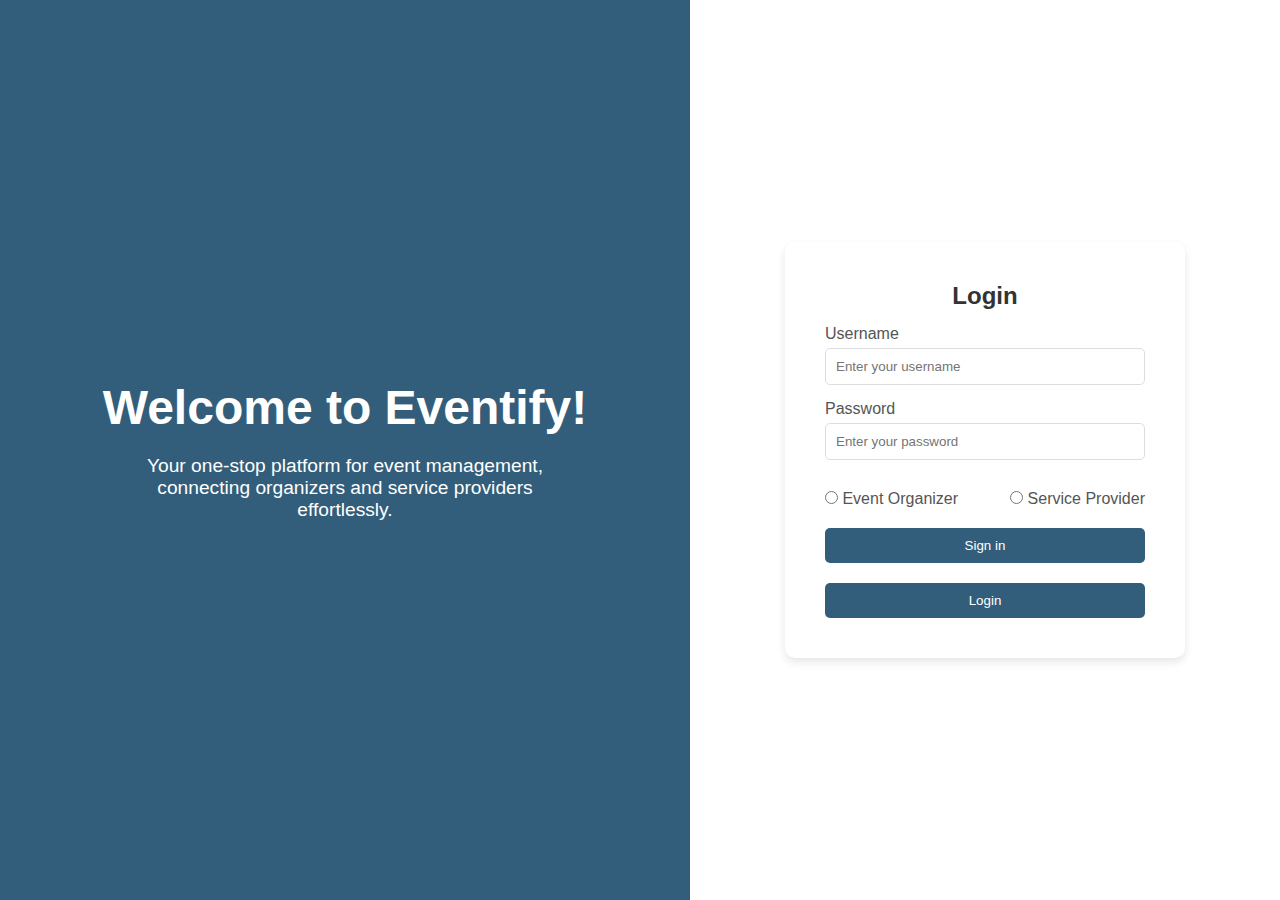
<file: index.html>
<!DOCTYPE html>
<html lang="en">
<head>
  <meta charset="UTF-8">
  <meta name="viewport" content="width=device-width, initial-scale=1.0">
  <title>Event Management Login</title>
  <style>
    * {
      margin: 0;
      padding: 0;
      box-sizing: border-box;
    }

    body {
      font-family: 'Arial', sans-serif;
      display: flex;
      height: 100vh;
      background-color: #f9f9f9;
    }

    .container {
      display: flex;
      width: 100%;
    }

    .left-section {
      flex: 1;
      background-color: #325e7b;
      color: white;
      display: flex;
      flex-direction: column;
      justify-content: center;
      align-items: center;
      padding: 50px;
    }

    .left-section h1 {
      font-size: 3rem;
      margin-bottom: 20px;
    }

    .left-section p {
      font-size: 1.2rem;
      text-align: center;
      max-width: 400px;
    }

    .right-section {
      flex: 1;
      display: flex;
      justify-content: center;
      align-items: center;
      background-color: white;
    }

    .login-container {
      background: #ffffff;
      padding: 40px;
      border-radius: 10px;
      box-shadow: 0 4px 8px rgba(0, 0, 0, 0.1);
      width: 100%;
      max-width: 400px;
    }

    h2 {
      text-align: center;
      color: #333;
    }

    label {
      display: block;
      margin-top: 15px;
      color: #555;
    }

    input[type="text"], input[type="password"] {
      width: 100%;
      padding: 10px;
      margin-top: 5px;
      border: 1px solid #ddd;
      border-radius: 5px;
    }

    button {
      width: 100%;
      padding: 10px;
      background-color: #325e7b;
      color: white;
      border: none;
      border-radius: 5px;
      cursor: pointer;
      margin-top: 20px;
    }

    button:hover {
      background-color: #2a4d61;
    }

    .role-group {
      margin-top: 15px;
      display: flex;
      justify-content: space-between;
    }

    .message {
      text-align: center;
      color: red;
      margin-top: 15px;
    }
  </style>
</head>
<body>
  <div class="container">
    <div class="left-section">
      <h1>Welcome to Eventify!</h1>
      <p>Your one-stop platform for event management, connecting organizers and service providers effortlessly.</p>
    </div>

    <div class="right-section">
      <div class="login-container">
        <h2>Login</h2>
        <div class="message" id="message"></div>
        <label for="username">Username</label>
        <input type="text" id="username" placeholder="Enter your username" aria-label="Username">

        <label for="password">Password</label>
        <input type="password" id="password" placeholder="Enter your password" aria-label="Password">

        <div class="role-group">
          <label>
            <input type="radio" name="role" id="event-organizer" value="Event Organizer"> Event Organizer
          </label>
          <label>
            <input type="radio" name="role" id="service-provider" value="Service Provider"> Service Provider
          </label>
        </div>

        <div class="extra-buttons">
          <button onclick="navigateToSignup()">Sign in</button>
          <button onclick="navigateToLogin()">Login</button>
        </div>
      </div>
    </div>
  </div>

  <script>
    function displayMessage(message) {
      const messageDiv = document.getElementById('message');
      messageDiv.textContent = message;
    }

    function login() {
      const username = document.getElementById('username').value;
      const password = document.getElementById('password').value;

      if (!username || !password) {
        displayMessage('Please enter both username and password.');
        return;
      }

      const isEventOrganizer = document.getElementById('event-organizer').checked;
      const isServiceProvider = document.getElementById('service-provider').checked;

      if (!isEventOrganizer && !isServiceProvider) {
        displayMessage('Please select a role: Event Organizer or Service Provider.');
        return;
      }

      const role = isEventOrganizer ? 'Event Organizer' : 'Service Provider';
      displayMessage(`Logged in as ${role} with username: ${username}`);
      // Redirect or handle login as needed
    }

    function navigateToSignup() {
      const isEventOrganizer = document.getElementById('event-organizer').checked;
      const isServiceProvider = document.getElementById('service-provider').checked;

      if (isEventOrganizer) {
        window.location.href = 'event_organizer.html'; // Redirect to organiser signup page
      } else if (isServiceProvider) {
        window.location.href = 'service_provider.html'; // Redirect to service provider signup page
      } else {
        displayMessage('Please select a role before signing up.');
      }
    }

    function navigateToLogin() {
      displayMessage(''); // Clear previous messages
      login();
    }
  </script>
</body>
</html>
</file>
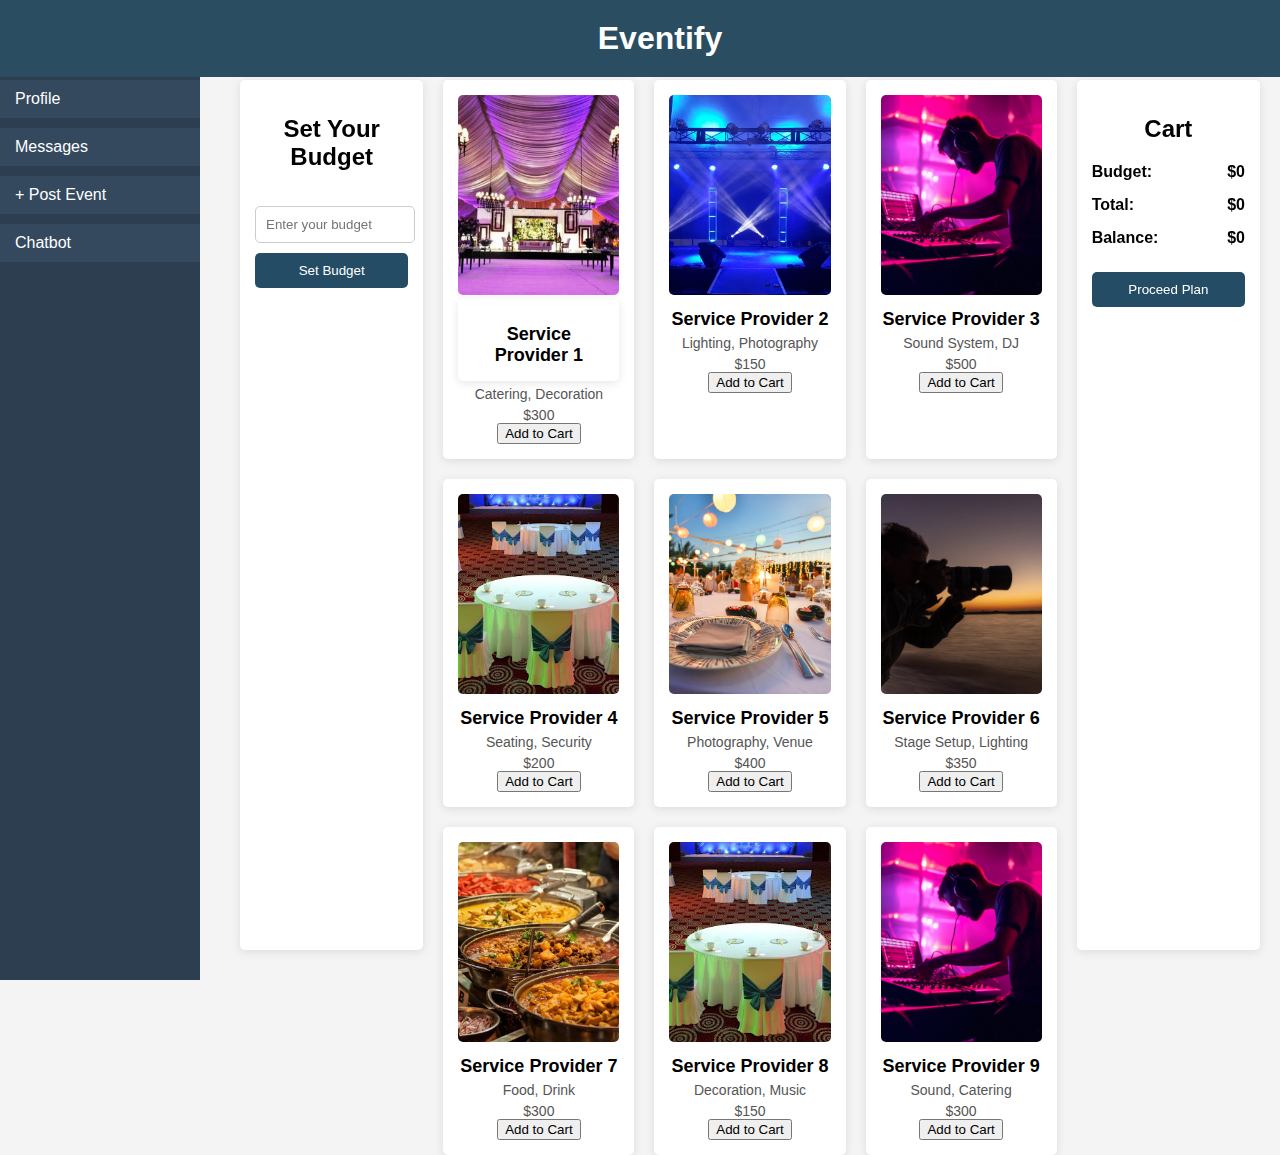
<file: event_organizer.html>
<!DOCTYPE html>
<html lang="en">
<head>
  <meta charset="UTF-8">
  <meta name="viewport" content="width=device-width, initial-scale=1.0">
  <title>Eventify</title>
  <style>
    .chatbot-popup {
      display: none;
      position: fixed;
      bottom: 20px;
      right: 20px;
      width: 400px;
      height: 600px;
      background: white;
      border-radius: 10px;
      box-shadow: 0 4px 10px rgba(0, 0, 0, 0.3);
      z-index: 200;
      overflow: hidden;
    }
    
    .chatbot-popup .close-btn {
      position: absolute;
      top: 5px;
      right: 60px;
      margin-top: 15px;
      background: rgb(157, 42, 42);
      color: white;
      border: none;
      padding: 5px 10px;
      cursor: pointer;
      font-size: 14px;
      border-radius: 5px;
    }
    
    .chatbot-popup .close-btn:hover {
      background: darkred;
    }
    
    /* General Reset */
    body, h1, h3, p {
      margin: 0;
      padding: 0;
      font-family: Arial, sans-serif;
    }

    /* Overall Layout */
    body {
      display: flex;
      margin: 0;
      padding: 0;
      height: 100vh;
      background-color: #f4f4f4;
    }

    /* Banner */
    .banner {
      background-color: #2a4d61;
      color: white;
      text-align: center;
      padding: 20px;
      width: 100%;
      position: fixed;
      top: 0;
      left: 0;
      z-index: 100;
    }

    .banner h1 {
      margin: 0;
    }

    /* Sidebar */
    .sidebar {
      width: 200px;
      background-color: #2c3e50;
      color: white;
      position: fixed;
      top: 60px;
      left: 0;
      padding-top: 20px;
      height: 100%;
    }

    .sidebar button {
      background-color: #34495e;
      color: white;
      padding: 10px 15px;
      border: none;
      width: 100%;
      text-align: left;
      font-size: 16px;
      margin-bottom: 10px;
      cursor: pointer;
    }

    .sidebar button:hover {
      background-color: #276385;
    }

    /* Main Content Area */
    .main-content {
      margin-left: 220px;
      margin-top: 60px;
      width: 100%;
      display: flex;
      flex-direction: row;
      padding: 20px;
      gap: 20px;
    }

    /* Service Provider Grid */
    .grid {
      display: grid;
      grid-template-columns: repeat(3, 1fr);
      gap: 20px;
      width: 80%;
    }

    .grid-item {
      background-color: white;
      padding: 15px;
      box-shadow: 0 2px 10px rgba(0, 0, 0, 0.1);
      border-radius: 5px;
      text-align: center;
      transition: transform 0.2s ease-in-out;
    }

    .grid-item:hover {
      transform: scale(1.05);
    }

    .grid-item img {
      width: 100%;
      height: 200px;
      object-fit: cover;
      border-radius: 5px;
    }

    .grid-item h3 {
      margin-top: 10px;
      font-size: 18px;
    }

    .grid-item p {
      color: #555;
      font-size: 14px;
      margin-top: 5px;
    }

    /* Cart Section */
    .cart {
      width: 20%;
      background-color: white;
      padding: 15px;
      box-shadow: 0 2px 10px rgba(0, 0, 0, 0.1);
      border-radius: 5px;
      position: sticky;
      top: 60px;
      height: calc(100vh - 60px);
    }

    .cart h2 {
      text-align: center;
    }

    .cart-item {
      display: flex;
      justify-content: space-between;
      margin-bottom: 15px;
    }

    .cart-item p {
      margin: 0;
    }

    .cart button {
      width: 100%;
      padding: 10px;
      background-color: #244d65;
      color: white;
      border: none;
      border-radius: 5px;
      cursor: pointer;
      margin-top: 10px;
    }

    .cart button:hover {
      background-color: #317095;
    }

    .budget-input {
      width: 90%;
      padding: 10px;
      margin-top: 15px;
      border-radius: 5px;
      border: 1px solid #ccc;
    }

    .budget-btn {
      width: 100%;
      padding: 10px;
      background-color: #274e65;
      color: white;
      border: none;
      border-radius: 5px;
      cursor: pointer;
      margin-top: 10px;
    }

    .budget-btn:hover {
      background-color: #1f3c4c;
    }

  </style>
</head>
<body>

  <!-- Banner -->
  <div class="banner">
    <h1>Eventify</h1>
  </div>

  <!-- Sidebar -->
  <div class="sidebar">
    <button>Profile</button>
    <button>Messages</button>
    <button>+ Post Event</button>
    <button onclick="toggleChatbot()">Chatbot</button>
  </div>
  <div id="chatbot-container" class="chatbot-popup">
    <iframe
      src="https://www.chatbase.co/chatbot-iframe/o0pKaQQPA918NwYuD3shB"
      width="100%"
      style="height: 80%; min-height: 600px"
      frameborder="20"
    ></iframe>
    <button class="close-btn" onclick="toggleChatbot()">Close</button>
  </div>
  
  <!-- Main Content Area -->
  <div class="main-content">
    <!-- Set Budget Section -->
    <div class="cart">
      <h2>Set Your Budget</h2>
      <input type="number" id="budget-input" class="budget-input" placeholder="Enter your budget" />
      <button class="budget-btn" onclick="setBudget()">Set Budget</button>
    </div>

    <!-- Service Provider Grid (Events) -->
    <div class="grid">
      <div class="grid-item" data-name="Food Catering" data-price="300">
        <img src="service provider pics/event.jpg" alt="Event 1">
        <div class="grid-item" onclick="window.location.href='service_profile.html';">
          <h3>Service Provider 1</h3>
        </div>
        <p>Catering, Decoration</p>
        <p>$300</p>
        <button class="add-to-cart">Add to Cart</button>
      </div>
      <div class="grid-item" data-name="Lighting Setup" data-price="150">
        <img src="service provider pics/Sound-and-Lighting.jpg" alt="Event 2">
        <h3>Service Provider 2</h3>
        <p>Lighting, Photography</p>
        <p>$150</p>
        <button class="add-to-cart">Add to Cart</button>
      </div>
      <div class="grid-item" data-name="Photography" data-price="500">
        <img src="service provider pics/dj-setup.jpg" alt="Event 3">
        <h3>Service Provider 3</h3>
        <p>Sound System, DJ</p>
        <p>$500</p>
        <button class="add-to-cart">Add to Cart</button>
      </div>
      <div class="grid-item" data-name="Seating" data-price="200">
        <img src="service provider pics/seating.jpg" alt="Event 4">
        <h3>Service Provider 4</h3>
        <p>Seating, Security</p>
        <p>$200</p>
        <button class="add-to-cart">Add to Cart</button>
      </div>
      <div class="grid-item" data-name="Venue" data-price="400">
        <img src="service provider pics/table.webp" alt="Event 5">
        <h3>Service Provider 5</h3>
        <p>Photography, Venue</p>
        <p>$400</p>
        <button class="add-to-cart">Add to Cart</button>
      </div>
      <div class="grid-item" data-name="Stage Setup" data-price="350">
        <img src="service provider pics/photo.webp" alt="Event 6">
        <h3>Service Provider 6</h3>
        <p>Stage Setup, Lighting</p>
        <p>$350</p>
        <button class="add-to-cart">Add to Cart</button>
      </div>
      <div class="grid-item" data-name="Food and Drink" data-price="300">
        <img src="service provider pics/food.jpeg" alt="Event 7">
        <h3>Service Provider 7</h3>
        <p>Food, Drink</p>
        <p>$300</p>
        <button class="add-to-cart">Add to Cart</button>
      </div>
      <div class="grid-item" data-name="Decoration" data-price="150">
        <img src="service provider pics/seating.jpg" alt="Event 8">
        <h3>Service Provider 8</h3>
        <p>Decoration, Music</p>
        <p>$150</p>
        <button class="add-to-cart">Add to Cart</button>
      </div>
      <div class="grid-item" data-name="Catering" data-price="300">
        <img src="service provider pics/dj-setup.jpg" alt="Event 9">
        <h3>Service Provider 9</h3>
        <p>Sound, Catering</p>
        <p>$300</p>
        <button class="add-to-cart">Add to Cart</button>
      </div>
    </div>

    <!-- Cart Section -->
    <div class="cart">
      <h2>Cart</h2>
      <div class="cart-item">
        <p><strong>Budget:</strong></p>
        <p><strong id="display-budget">$0</strong></p>
      </div>
      <div class="cart-items-list"></div>
      <div class="cart-item">
        <p><strong>Total:</strong></p>
        <p class="total-price"><strong>$0</strong></p>
      </div>
      <div class="cart-item">
        <p><strong>Balance:</strong></p>
        <p class="balance"><strong>$0</strong></p>
      </div>
      <button id="proceed">Proceed Plan</button>
    </div>

  </div>

  <script>
    function toggleChatbot() {
      const chatbot = document.getElementById("chatbot-container");
      chatbot.style.display = chatbot.style.display === "block" ? "none" : "block";
    }
    
    let budget = 0;
    let total = 0;

    document.querySelectorAll('.add-to-cart').forEach(button => {
      button.addEventListener('click', function() {
        const gridItem = this.parentElement;
        const name = gridItem.getAttribute('data-name');
        const price = parseFloat(gridItem.getAttribute('data-price'));

        total += price;

        const cartItemsList = document.querySelector('.cart-items-list');
        const itemElement = document.createElement('div');
        itemElement.classList.add('cart-item');
        itemElement.innerHTML = `<p>${name}</p><p>$${price.toFixed(2)}</p>`;
        cartItemsList.appendChild(itemElement);

        updateCart();
      });
    });

    function updateCart() {
      const totalPriceElement = document.querySelector('.total-price');
      const balanceElement = document.querySelector('.balance');

      totalPriceElement.innerHTML = `<strong>$${total.toFixed(2)}</strong>`;
      balanceElement.innerHTML = `<strong>$${(budget - total).toFixed(2)}</strong>`;
    }

    function setBudget() {
      const budgetInput = document.getElementById('budget-input');
      budget = parseFloat(budgetInput.value);
      document.getElementById('display-budget').textContent = `$${budget.toFixed(2)}`;
      updateCart();
    }

    document.getElementById('proceed').addEventListener('click', function() {
      alert('Proceeding with your plan!');
    });
  </script>

</body>
</html>
</file>
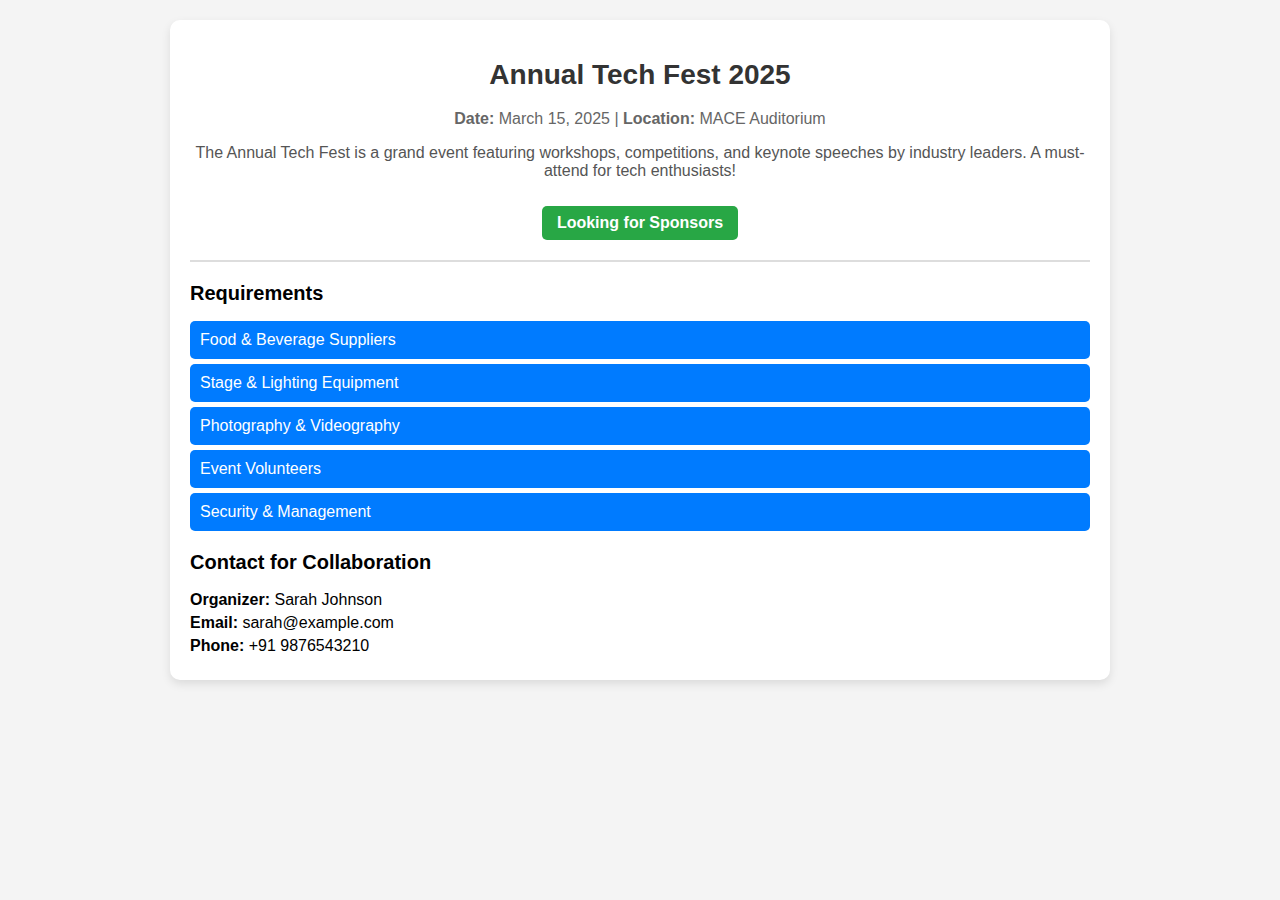
<file: event_profile.html>
<!DOCTYPE html>
<html lang="en">
<head>
    <meta charset="UTF-8">
    <meta name="viewport" content="width=device-width, initial-scale=1.0">
    <title>Event Details</title>
    <link rel="stylesheet" href="stylesevent.css">
</head>
<body>

    <div class="container">
        <!-- Event Header -->
        <div class="event-header">
            <h1>Annual Tech Fest 2025</h1>
            <p class="date-location"><strong>Date:</strong> March 15, 2025 | <strong>Location:</strong> MACE Auditorium</p>
            <p class="description">
                The Annual Tech Fest is a grand event featuring workshops, competitions, and keynote speeches by industry leaders. 
                A must-attend for tech enthusiasts!
            </p>
            <span class="sponsorship-status looking">Looking for Sponsors</span>
            <!-- Change class to "not-looking" if not looking for sponsors -->
        </div>

        <!-- Event Requirements -->
        <div class="requirements-section">
            <h2>Requirements</h2>
            <ul>
                <li>Food & Beverage Suppliers</li>
                <li>Stage & Lighting Equipment</li>
                <li>Photography & Videography</li>
                <li>Event Volunteers</li>
                <li>Security & Management</li>
            </ul>
        </div>

        <!-- Contact Information -->
        <div class="contact-section">
            <h2>Contact for Collaboration</h2>
            <p><strong>Organizer:</strong> Sarah Johnson</p>
            <p><strong>Email:</strong> sarah@example.com</p>
            <p><strong>Phone:</strong> +91 9876543210</p>
        </div>
    </div>

</body>
</html>
</file>
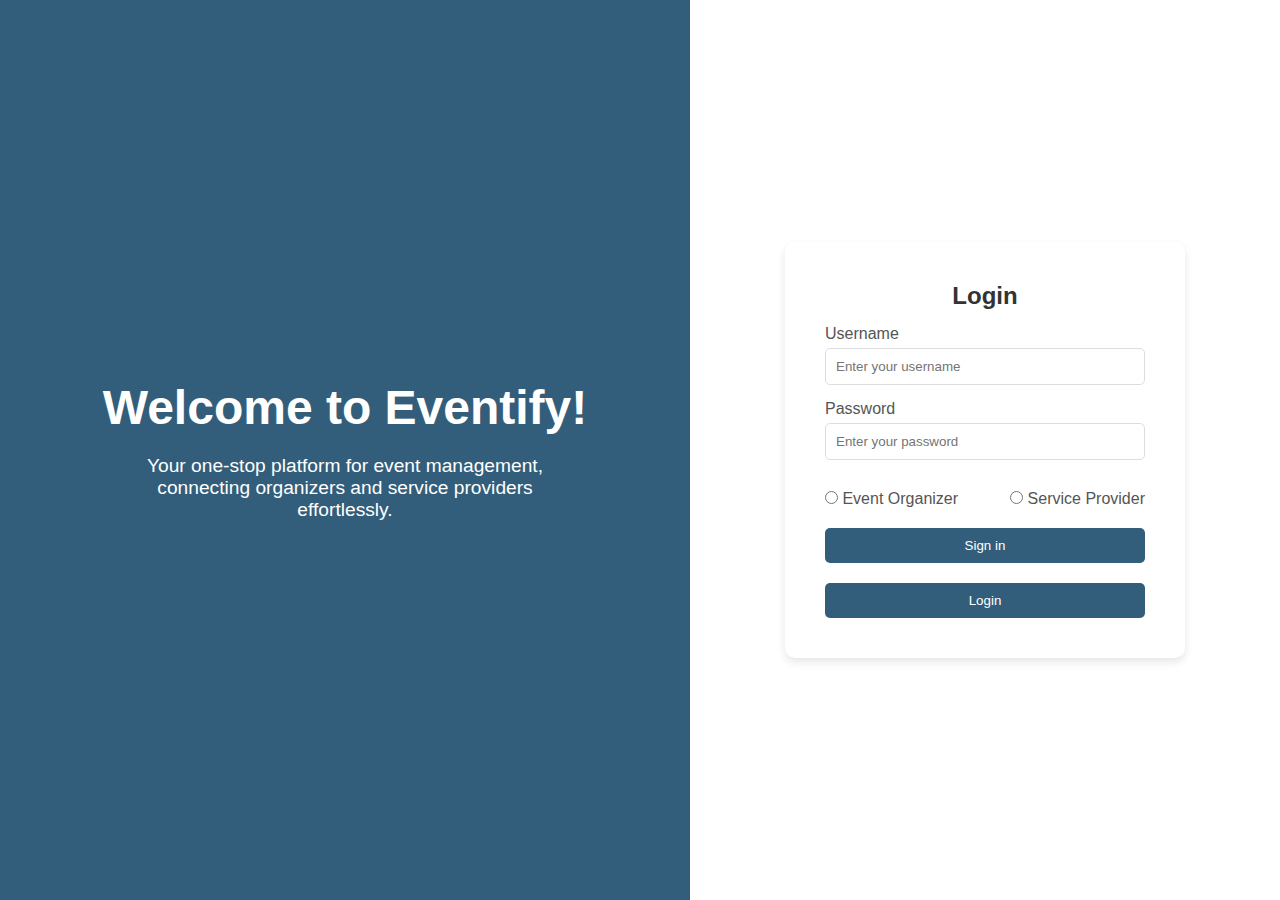
<file: login.html>
<!DOCTYPE html>
<html lang="en">
<head>
  <meta charset="UTF-8">
  <meta name="viewport" content="width=device-width, initial-scale=1.0">
  <title>Event Management Login</title>
  <style>
    * {
      margin: 0;
      padding: 0;
      box-sizing: border-box;
    }

    body {
      font-family: 'Arial', sans-serif;
      display: flex;
      height: 100vh;
      background-color: #f9f9f9;
    }

    .container {
      display: flex;
      width: 100%;
    }

    .left-section {
      flex: 1;
      background-color: #325e7b;
      color: white;
      display: flex;
      flex-direction: column;
      justify-content: center;
      align-items: center;
      padding: 50px;
    }

    .left-section h1 {
      font-size: 3rem;
      margin-bottom: 20px;
    }

    .left-section p {
      font-size: 1.2rem;
      text-align: center;
      max-width: 400px;
    }

    .right-section {
      flex: 1;
      display: flex;
      justify-content: center;
      align-items: center;
      background-color: white;
    }

    .login-container {
      background: #ffffff;
      padding: 40px;
      border-radius: 10px;
      box-shadow: 0 4px 8px rgba(0, 0, 0, 0.1);
      width: 100%;
      max-width: 400px;
    }

    h2 {
      text-align: center;
      color: #333;
    }

    label {
      display: block;
      margin-top: 15px;
      color: #555;
    }

    input[type="text"], input[type="password"] {
      width: 100%;
      padding: 10px;
      margin-top: 5px;
      border: 1px solid #ddd;
      border-radius: 5px;
    }

    button {
      width: 100%;
      padding: 10px;
      background-color: #325e7b;
      color: white;
      border: none;
      border-radius: 5px;
      cursor: pointer;
      margin-top: 20px;
    }

    button:hover {
      background-color: #2a4d61;
    }

    .role-group {
      margin-top: 15px;
      display: flex;
      justify-content: space-between;
    }

    .message {
      text-align: center;
      color: red;
      margin-top: 15px;
    }
  </style>
</head>
<body>
  <div class="container">
    <div class="left-section">
      <h1>Welcome to Eventify!</h1>
      <p>Your one-stop platform for event management, connecting organizers and service providers effortlessly.</p>
    </div>

    <div class="right-section">
      <div class="login-container">
        <h2>Login</h2>
        <div class="message" id="message"></div>
        <label for="username">Username</label>
        <input type="text" id="username" placeholder="Enter your username" aria-label="Username">

        <label for="password">Password</label>
        <input type="password" id="password" placeholder="Enter your password" aria-label="Password">

        <div class="role-group">
          <label>
            <input type="radio" name="role" id="event-organizer" value="Event Organizer"> Event Organizer
          </label>
          <label>
            <input type="radio" name="role" id="service-provider" value="Service Provider"> Service Provider
          </label>
        </div>

        <div class="extra-buttons">
          <button onclick="navigateToSignup()">Sign in</button>
          <button onclick="navigateToLogin()">Login</button>
        </div>
      </div>
    </div>
  </div>

  <script>
    function displayMessage(message) {
      const messageDiv = document.getElementById('message');
      messageDiv.textContent = message;
    }

    function login() {
      const username = document.getElementById('username').value;
      const password = document.getElementById('password').value;

      if (!username || !password) {
        displayMessage('Please enter both username and password.');
        return;
      }

      const isEventOrganizer = document.getElementById('event-organizer').checked;
      const isServiceProvider = document.getElementById('service-provider').checked;

      if (!isEventOrganizer && !isServiceProvider) {
        displayMessage('Please select a role: Event Organizer or Service Provider.');
        return;
      }

      const role = isEventOrganizer ? 'Event Organizer' : 'Service Provider';
      displayMessage(`Logged in as ${role} with username: ${username}`);
      // Redirect or handle login as needed
    }

    function navigateToSignup() {
      const isEventOrganizer = document.getElementById('event-organizer').checked;
      const isServiceProvider = document.getElementById('service-provider').checked;

      if (isEventOrganizer) {
        window.location.href = 'eventgo.html'; // Redirect to organiser signup page
      } else if (isServiceProvider) {
        window.location.href = 'plan3.html'; // Redirect to service provider signup page
      } else {
        displayMessage('Please select a role before signing up.');
      }
    }

    function navigateToLogin() {
      displayMessage(''); // Clear previous messages
      login();
    }
  </script>
</body>
</html>
</file>
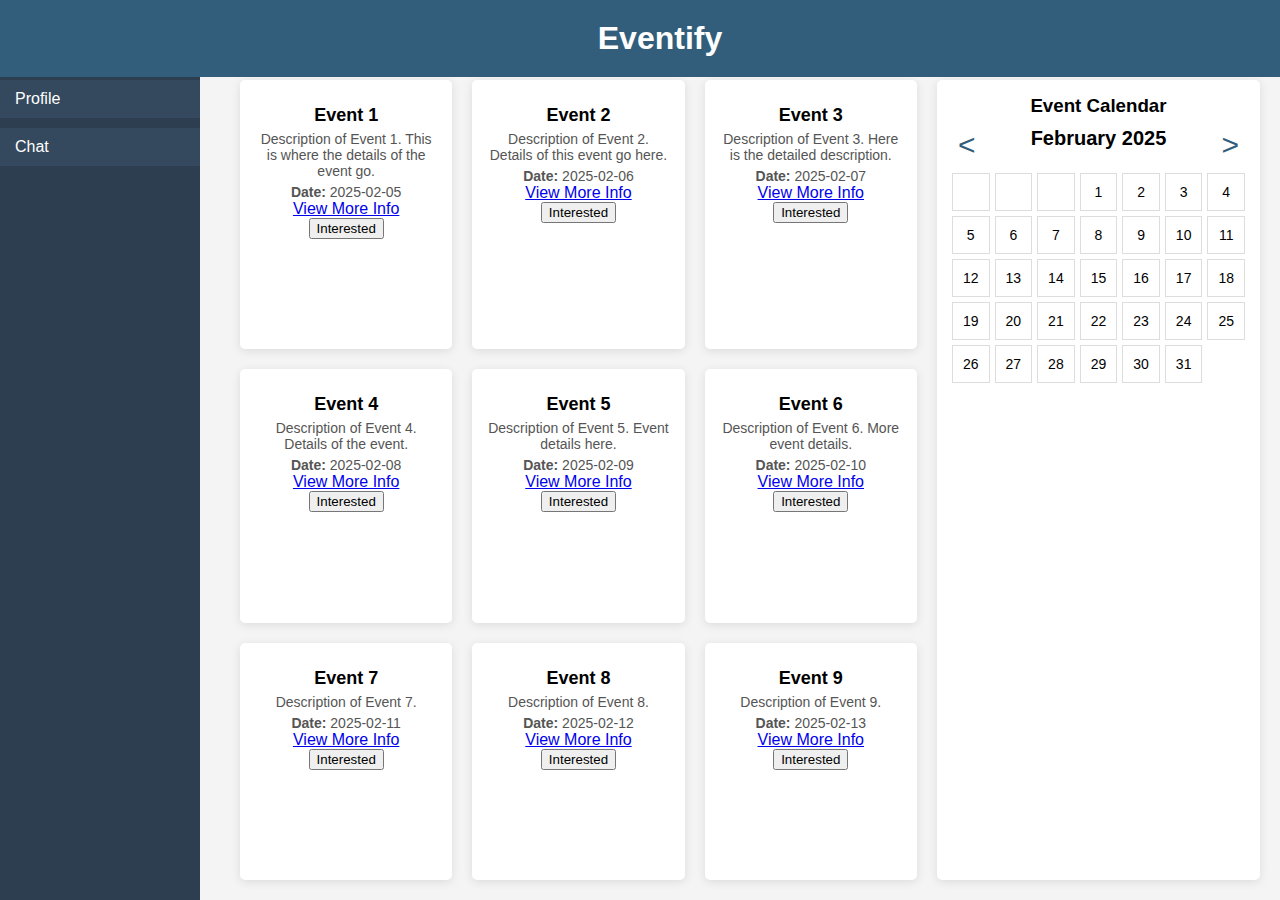
<file: plan3.html>
<!DOCTYPE html>
<html lang="en">
<head>
    <meta charset="UTF-8">
    <meta name="viewport" content="width=device-width, initial-scale=1.0">
    <title>Eventify - Service Provider</title>
    <style>
        /* General Reset */
        body, h1, h3, p {
            margin: 0;
            padding: 0;
            font-family: Arial, sans-serif;
        }

        /* Overall Layout */
        body {
            display: flex;
            margin: 0;
            padding: 0;
            height: 100vh;
            background-color: #f4f4f4;
        }

        /* Banner */
        .banner {
            background-color: #325e7b;
            color: white;
            text-align: center;
            padding: 20px;
            width: 100%;
            position: fixed;
            top: 0;
            left: 0;
            z-index: 100;
        }

        .banner h1 {
            margin: 0;
        }

        /* Sidebar */
        .sidebar {
            width: 200px;
            background-color: #2c3e50;
            color: white;
            position: fixed;
            top: 60px;
            left: 0;
            padding-top: 20px;
            height: calc(100% - 60px);
        }

        .sidebar button {
            background-color: #34495e;
            color: white;
            padding: 10px 15px;
            border: none;
            width: 100%;
            text-align: left;
            font-size: 16px;
            margin-bottom: 10px;
            cursor: pointer;
        }

        .sidebar button:hover {
            background-color: #325e7b;
        }

        /* Main Content Area */
        .main-content {
            margin-left: 220px;
            margin-top: 60px;
            width: 100%;
            display: flex;
            flex-direction: row;
            padding: 20px;
            gap: 20px;
        }

        /* Service Provider Grid (3x3 Events) */
        .grid {
            display: grid;
            grid-template-columns: repeat(3, 1fr);
            gap: 20px;
            width: 100%;
        }

        .grid-item {
            background-color: white;
            padding: 15px;
            box-shadow: 0 2px 10px rgba(0, 0, 0, 0.1);
            border-radius: 5px;
            text-align: center;
            transition: transform 0.2s ease-in-out;
        }

        .grid-item:hover {
            transform: scale(1.05);
        }

        .grid-item h3 {
            margin-top: 10px;
            font-size: 18px;
        }

        .grid-item p {
            color: #555;
            font-size: 14px;
            margin-top: 5px;
        }

        /* Calendar */
        .calendar {
            width: 30%;
            background-color: white;
            padding: 15px;
            box-shadow: 0 2px 10px rgba(0, 0, 0, 0.1);
            border-radius: 5px;
        }

        .calendar h3 {
            text-align: center;
            margin-bottom: 10px;
        }

        .calendar-nav {
            display: flex;
            justify-content: space-between;
            margin-bottom: 10px;
            font-size: 20px;
            font-weight: bold;
        }

        .calendar-nav button {
            background-color: transparent;
            color: #325e7b;
            border: none;
            cursor: pointer;
            font-size: 30px;
        }

        .calendar-nav button:hover {
            color: #325e7b;
        }

        .calendar-grid {
            display: grid;
            grid-template-columns: repeat(7, 1fr);
            gap: 5px;
            font-size: 14px;
            text-align: center;
        }

        .calendar-grid div {
            padding: 10px;
            border: 1px solid #ddd;
            cursor: pointer;
        }

        .calendar-grid div.booked {
            background-color: #e74c3c;
            color: white;
        }

        .calendar-grid div.selected {
            background-color: #325e7b;
            color: white;
        }

        .calendar-grid div.interested {
            background-color: #f39c12; /* Highlight color for interested events */
            color: white;
        }

        /* Chat Feature */
        .chat-popup {
            display: none;
            position: fixed;
            bottom: 20px;
            right: 20px;
            width: 400px;
            height: 500px;
            background-color: white;
            box-shadow: 0 0 15px rgba(0, 0, 0, 0.2);
            border-radius: 10px;
            padding: 20px;
            overflow: hidden;
        }

        .chat-header {
            font-weight: bold;
            font-size: 20px;
            margin-bottom: 15px;
            text-align: center;
        }

        .chat-box {
            max-height: 350px;
            overflow-y: scroll;
            margin-bottom: 20px;
            padding-right: 10px;
            font-size: 16px;
            line-height: 1.5;
        }

        .chat-message {
            margin: 10px 0;
            font-size: 16px;
            line-height: 1.6;
        }

        .chat-input {
            display: flex;
            justify-content: space-between;
            align-items: center;
            gap: 10px;
        }

        .chat-input input {
            width: 80%;
            padding: 10px;
            font-size: 16px;
            border: 1px solid #ccc;
            border-radius: 5px;
            outline: none;
            box-sizing: border-box;
        }

        .chat-input button {
            width: 15%;
            padding: 10px;
            background-color: #325e7b;
            color: white;
            border: none;
            cursor: pointer;
            border-radius: 5px;
            font-size: 16px;
        }

        .chat-input button:hover {
            background-color: #325e7b;
        }
    </style>
</head>
<body>

    <!-- Banner -->
    <div class="banner">
        <h1>Eventify</h1>
    </div>

    <!-- Sidebar -->
    <div class="sidebar">
        <button>Profile</button>
        <button id="chatButton">Chat</button>
    </div>

    <!-- Main Content Area -->
    <div class="main-content">

        <!-- Service Provider Grid (3x3 Events) -->
        <div class="grid">
            <div class="grid-item" data-date="2025-02-05">
                <h3>Event 1</h3>
                <p>Description of Event 1. This is where the details of the event go.</p>
                <p><strong>Date:</strong> 2025-02-05</p>
                <a href="events.html" class="view-more-btn">View More Info<br></a>
                <button onclick="sendInterest('Event 1', '2025-02-05', 'Description of Event 1')">Interested</button>
            </div>
            <div class="grid-item" data-date="2025-02-06">
                <h3>Event 2</h3>
                <p>Description of Event 2. Details of this event go here.</p>
                <p><strong>Date:</strong> 2025-02-06</p>
                <a href="events.html" class="view-more-btn">View More Info<br></a>
                <button onclick="sendInterest('Event 2', '2025-02-06', 'Description of Event 2')">Interested</button>
            </div>
            <div class="grid-item" data-date="2025-02-07">
                <h3>Event 3</h3>
                <p>Description of Event 3. Here is the detailed description.</p>
                <p><strong>Date:</strong> 2025-02-07</p>
                <a href="events.html" class="view-more-btn">View More Info<br></a>
                <button onclick="sendInterest('Event 3', '2025-02-07', 'Description of Event 3')">Interested</button>
            </div>
            <div class="grid-item" data-date="2025-02-08">
                <h3>Event 4</h3>
                <p>Description of Event 4. Details of the event.</p>
                <p><strong>Date:</strong> 2025-02-08</p>
                <a href="events.html" class="view-more-btn">View More Info<br></a>
                <button onclick="sendInterest('Event 4', '2025-02-08', 'Description of Event 4')">Interested</button>
            </div>
            <div class="grid-item" data-date="2025-02-09">
                <h3>Event 5</h3>
                <p>Description of Event 5. Event details here.</p>
                <p><strong>Date:</strong> 2025-02-09</p>
                <a href="events.html" class="view-more-btn">View More Info<br></a>
                <button onclick="sendInterest('Event 5', '2025-02-09', 'Description of Event 5')">Interested</button>
            </div>
            <div class="grid-item" data-date="2025-02-10">
                <h3>Event 6</h3>
                <p>Description of Event 6. More event details.</p>
                <p><strong>Date:</strong> 2025-02-10</p>
                <a href="events.html" class="view-more-btn">View More Info<br></a>
                <button onclick="sendInterest('Event 6', '2025-02-10', 'Description of Event 6')">Interested</button>
            </div>
            <div class="grid-item" data-date="2025-02-11">
                <h3>Event 7</h3>
                <p>Description of Event 7.</p>
                <p><strong>Date:</strong> 2025-02-11</p>
                <a href="events.html" class="view-more-btn">View More Info<br></a>
                <button onclick="sendInterest('Event 7', '2025-02-11', 'Description of Event 7')">Interested</button>
            </div>
            <div class="grid-item" data-date="2025-02-12">
                <h3>Event 8</h3>
                <p>Description of Event 8.</p>
                <p><strong>Date:</strong> 2025-02-12</p>
                <a href="events.html" class="view-more-btn">View More Info<br></a>
                <button onclick="sendInterest('Event 8', '2025-02-12', 'Description of Event 8')">Interested</button>
            </div>
            <div class="grid-item" data-date="2025-02-13">
                <h3>Event 9</h3>
                <p>Description of Event 9.</p>
                <p><strong>Date:</strong> 2025-02-13</p>
                <a href="events.html" class="view-more-btn">View More Info<br></a>
                <button onclick="sendInterest('Event 9', '2025-02-13', 'Description of Event 9')">Interested</button>
            </div>
        </div>

        <!-- Calendar -->
        <div class="calendar">
            <h3>Event Calendar</h3>
            <div class="calendar-nav">
                <button onclick="navigateMonth(-1)">&lt;</button>
                <span id="calendar-month">February 2025</span>
                <button onclick="navigateMonth(1)">&gt;</button>
            </div>
            <div class="calendar-grid" id="calendar-grid">
                <!-- Calendar Days -->
                <div>Sun</div>
                <div>Mon</div>
                <div>Tue</div>
                <div>Wed</div>
                <div>Thu</div>
                <div>Fri</div>
                <div>Sat</div>
            </div>
        </div>

    </div>

    <!-- Chat Popup -->
    <div id="chat-popup" class="chat-popup">
        <div class="chat-header">
            Chat with Event Organizer
        </div>
        <div class="chat-box" id="chat-box">
            <!-- Chat messages will appear here -->
        </div>
        <div class="chat-input">
            <input type="text" id="chat-input" placeholder="Type your message...">
            <button onclick="sendMessage()">Send</button>
        </div>
    </div>

    <script>
        // Store interested events with descriptions
        const interestedEvents = {};

        // Handle Interest button
        function sendInterest(eventName, eventDate, eventDescription) {
            alert('You have shown interest in ' + eventName);
            if (!interestedEvents[eventDate]) {
                interestedEvents[eventDate] = [];
            }
            interestedEvents[eventDate].push(eventDescription);
            highlightEventDate(eventDate); // Highlight the date in the calendar
        }

        // Highlight the date in the calendar
        function highlightEventDate(eventDate) {
            const calendarGrid = document.getElementById('calendar-grid');
            const dayDivs = calendarGrid.getElementsByTagName('div');
            const dateParts = eventDate.split('-');
            const year = parseInt(dateParts[0]);
            const month = parseInt(dateParts[1]) - 1; // Month is 0-based
            const day = parseInt(dateParts[2]);

            // Calculate the index of the day in the calendar
            const firstDay = new Date(year, month, 1).getDay();
            const index = firstDay + day - 1; // Adjust for the first day of the month

            if (dayDivs[index]) {
                dayDivs[index].classList.add('interested'); // Add class to highlight
            }
        }

        // Open chat popup
        document.getElementById("chatButton").addEventListener("click", function() {
            document.getElementById("chat-popup").style.display = "block";
        });

        // Send message
        function sendMessage() {
            const input = document.getElementById('chat-input').value;
            if (input.trim()) {
                const chatBox = document.getElementById('chat-box');
                const message = document.createElement('div');
                message.className = 'chat-message';
                message.textContent = 'You: ' + input;
                chatBox.appendChild(message);
                document.getElementById('chat-input').value = '';
                chatBox.scrollTop = chatBox.scrollHeight;
            }
        }

        // Navigate calendar months
        let currentMonth = new Date().getMonth(); // Current month (0-based index)
        let currentYear = new Date().getFullYear();

        // Sample booked dates
        const bookedDates = ["2025-02-05", "2025-02-07", "2025-02-09"];

        function navigateMonth(direction) {
            currentMonth += direction;
            if (currentMonth < 0) {
                currentMonth = 11;
                currentYear--;
            } else if (currentMonth > 11) {
                currentMonth = 0;
                currentYear++;
            }
            document.getElementById('calendar-month').textContent = new Date(currentYear, currentMonth).toLocaleString('default', { month: 'long', year: 'numeric' });
            updateCalendar();
        }

        function updateCalendar() {
            const calendarGrid = document.getElementById('calendar-grid');
            const firstDay = new Date(currentYear, currentMonth, 1).getDay();
            const lastDate = new Date(currentYear, currentMonth + 1, 0).getDate();
            calendarGrid.innerHTML = '';
            for (let i = 0; i < firstDay; i++) {
                calendarGrid.innerHTML += '<div></div>';
            }
            for (let i = 1; i <= lastDate; i++) {
                const dayDiv = document.createElement('div');
                dayDiv.textContent = i;
                dayDiv.onclick = function() {
                    highlightDate(dayDiv);
                    showInterestedEvents(currentYear, currentMonth, i);
                };
                // Check if the date is booked
                const fullDate = `${currentYear}-${String(currentMonth + 1).padStart(2, '0')}-${String(i).padStart(2, '0')}`;
                if (bookedDates.includes(fullDate)) {
                    dayDiv.classList.add('booked'); // Highlight booked dates
                }
                calendarGrid.appendChild(dayDiv);
            }
        }

        function highlightDate(dayDiv) {
            const selectedDays = document.querySelectorAll('.calendar-grid div.selected');
            selectedDays.forEach(day => day.classList.remove('selected')); // Remove highlight from previously selected days
            dayDiv.classList.add('selected'); // Highlight the selected day
        }

        function showInterestedEvents(year, month, day) {
            const fullDate = `${year}-${String(month + 1).padStart(2, '0')}-${String(day).padStart(2, '0')}`;
            const events = interestedEvents[fullDate] || [];
            const chatBox = document.getElementById('chat-box');
            chatBox.innerHTML += `<div class="chat-message">Events on ${fullDate}: ${events.length > 0 ? events.join(', ') : 'No events booked.'}</div>`;
        }

        updateCalendar(); // Initialize calendar display
    </script>

</body>
</html>
</file>
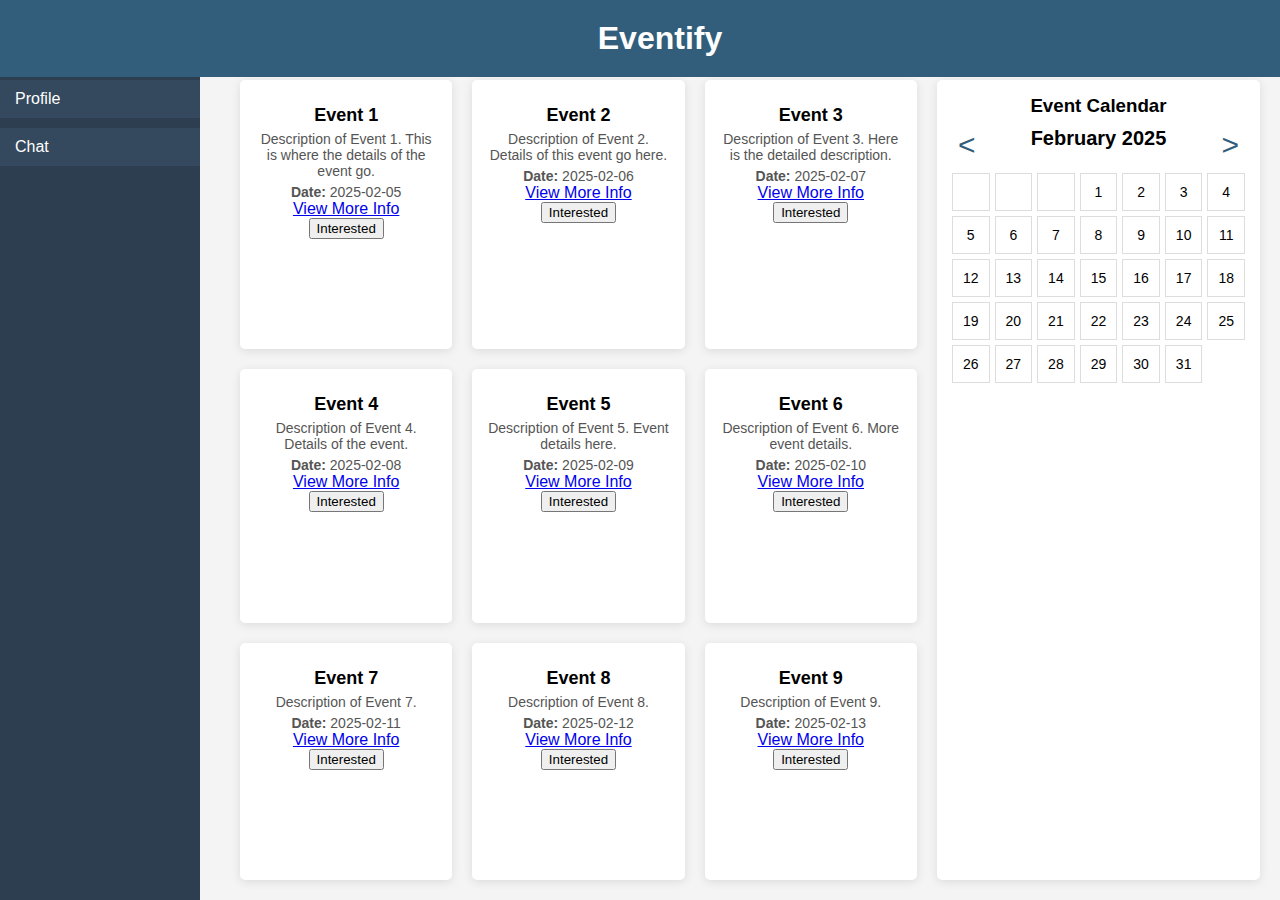
<file: service_provider.html>
<!DOCTYPE html>
<html lang="en">
<head>
    <meta charset="UTF-8">
    <meta name="viewport" content="width=device-width, initial-scale=1.0">
    <title>Eventify - Service Provider</title>
    <style>
        /* General Reset */
        body, h1, h3, p {
            margin: 0;
            padding: 0;
            font-family: Arial, sans-serif;
        }

        /* Overall Layout */
        body {
            display: flex;
            margin: 0;
            padding: 0;
            height: 100vh;
            background-color: #f4f4f4;
        }

        /* Banner */
        .banner {
            background-color: #325e7b;
            color: white;
            text-align: center;
            padding: 20px;
            width: 100%;
            position: fixed;
            top: 0;
            left: 0;
            z-index: 100;
        }

        .banner h1 {
            margin: 0;
        }

        /* Sidebar */
        .sidebar {
            width: 200px;
            background-color: #2c3e50;
            color: white;
            position: fixed;
            top: 60px;
            left: 0;
            padding-top: 20px;
            height: calc(100% - 60px);
        }

        .sidebar button {
            background-color: #34495e;
            color: white;
            padding: 10px 15px;
            border: none;
            width: 100%;
            text-align: left;
            font-size: 16px;
            margin-bottom: 10px;
            cursor: pointer;
        }

        .sidebar button:hover {
            background-color: #325e7b;
        }

        /* Main Content Area */
        .main-content {
            margin-left: 220px;
            margin-top: 60px;
            width: 100%;
            display: flex;
            flex-direction: row;
            padding: 20px;
            gap: 20px;
        }

        /* Service Provider Grid (3x3 Events) */
        .grid {
            display: grid;
            grid-template-columns: repeat(3, 1fr);
            gap: 20px;
            width: 100%;
        }

        .grid-item {
            background-color: white;
            padding: 15px;
            box-shadow: 0 2px 10px rgba(0, 0, 0, 0.1);
            border-radius: 5px;
            text-align: center;
            transition: transform 0.2s ease-in-out;
        }

        .grid-item:hover {
            transform: scale(1.05);
        }

        .grid-item h3 {
            margin-top: 10px;
            font-size: 18px;
        }

        .grid-item p {
            color: #555;
            font-size: 14px;
            margin-top: 5px;
        }

        /* Calendar */
        .calendar {
            width: 30%;
            background-color: white;
            padding: 15px;
            box-shadow: 0 2px 10px rgba(0, 0, 0, 0.1);
            border-radius: 5px;
        }

        .calendar h3 {
            text-align: center;
            margin-bottom: 10px;
        }

        .calendar-nav {
            display: flex;
            justify-content: space-between;
            margin-bottom: 10px;
            font-size: 20px;
            font-weight: bold;
        }

        .calendar-nav button {
            background-color: transparent;
            color: #325e7b;
            border: none;
            cursor: pointer;
            font-size: 30px;
        }

        .calendar-nav button:hover {
            color: #325e7b;
        }

        .calendar-grid {
            display: grid;
            grid-template-columns: repeat(7, 1fr);
            gap: 5px;
            font-size: 14px;
            text-align: center;
        }

        .calendar-grid div {
            padding: 10px;
            border: 1px solid #ddd;
            cursor: pointer;
        }

        .calendar-grid div.booked {
            background-color: #e74c3c;
            color: white;
        }

        .calendar-grid div.selected {
            background-color: #325e7b;
            color: white;
        }

        .calendar-grid div.interested {
            background-color: #f39c12; /* Highlight color for interested events */
            color: white;
        }

        /* Chat Feature */
        .chat-popup {
            display: none;
            position: fixed;
            bottom: 20px;
            right: 20px;
            width: 400px;
            height: 500px;
            background-color: white;
            box-shadow: 0 0 15px rgba(0, 0, 0, 0.2);
            border-radius: 10px;
            padding: 20px;
            overflow: hidden;
        }

        .chat-header {
            font-weight: bold;
            font-size: 20px;
            margin-bottom: 15px;
            text-align: center;
        }

        .chat-box {
            max-height: 350px;
            overflow-y: scroll;
            margin-bottom: 20px;
            padding-right: 10px;
            font-size: 16px;
            line-height: 1.5;
        }

        .chat-message {
            margin: 10px 0;
            font-size: 16px;
            line-height: 1.6;
        }

        .chat-input {
            display: flex;
            justify-content: space-between;
            align-items: center;
            gap: 10px;
        }

        .chat-input input {
            width: 80%;
            padding: 10px;
            font-size: 16px;
            border: 1px solid #ccc;
            border-radius: 5px;
            outline: none;
            box-sizing: border-box;
        }

        .chat-input button {
            width: 15%;
            padding: 10px;
            background-color: #325e7b;
            color: white;
            border: none;
            cursor: pointer;
            border-radius: 5px;
            font-size: 16px;
        }

        .chat-input button:hover {
            background-color: #325e7b;
        }
    </style>
</head>
<body>

    <!-- Banner -->
    <div class="banner">
        <h1>Eventify</h1>
    </div>

    <!-- Sidebar -->
    <div class="sidebar">
        <button>Profile</button>
        <button id="chatButton">Chat</button>
    </div>

    <!-- Main Content Area -->
    <div class="main-content">

        <!-- Service Provider Grid (3x3 Events) -->
        <div class="grid">
            <div class="grid-item" data-date="2025-02-05">
                <h3>Event 1</h3>
                <p>Description of Event 1. This is where the details of the event go.</p>
                <p><strong>Date:</strong> 2025-02-05</p>
                <a href="event_profile.html" class="view-more-btn">View More Info<br></a>
                <button onclick="sendInterest('Event 1', '2025-02-05', 'Description of Event 1')">Interested</button>
            </div>
            <div class="grid-item" data-date="2025-02-06">
                <h3>Event 2</h3>
                <p>Description of Event 2. Details of this event go here.</p>
                <p><strong>Date:</strong> 2025-02-06</p>
                <a href="events.html" class="view-more-btn">View More Info<br></a>
                <button onclick="sendInterest('Event 2', '2025-02-06', 'Description of Event 2')">Interested</button>
            </div>
            <div class="grid-item" data-date="2025-02-07">
                <h3>Event 3</h3>
                <p>Description of Event 3. Here is the detailed description.</p>
                <p><strong>Date:</strong> 2025-02-07</p>
                <a href="events.html" class="view-more-btn">View More Info<br></a>
                <button onclick="sendInterest('Event 3', '2025-02-07', 'Description of Event 3')">Interested</button>
            </div>
            <div class="grid-item" data-date="2025-02-08">
                <h3>Event 4</h3>
                <p>Description of Event 4. Details of the event.</p>
                <p><strong>Date:</strong> 2025-02-08</p>
                <a href="events.html" class="view-more-btn">View More Info<br></a>
                <button onclick="sendInterest('Event 4', '2025-02-08', 'Description of Event 4')">Interested</button>
            </div>
            <div class="grid-item" data-date="2025-02-09">
                <h3>Event 5</h3>
                <p>Description of Event 5. Event details here.</p>
                <p><strong>Date:</strong> 2025-02-09</p>
                <a href="events.html" class="view-more-btn">View More Info<br></a>
                <button onclick="sendInterest('Event 5', '2025-02-09', 'Description of Event 5')">Interested</button>
            </div>
            <div class="grid-item" data-date="2025-02-10">
                <h3>Event 6</h3>
                <p>Description of Event 6. More event details.</p>
                <p><strong>Date:</strong> 2025-02-10</p>
                <a href="events.html" class="view-more-btn">View More Info<br></a>
                <button onclick="sendInterest('Event 6', '2025-02-10', 'Description of Event 6')">Interested</button>
            </div>
            <div class="grid-item" data-date="2025-02-11">
                <h3>Event 7</h3>
                <p>Description of Event 7.</p>
                <p><strong>Date:</strong> 2025-02-11</p>
                <a href="events.html" class="view-more-btn">View More Info<br></a>
                <button onclick="sendInterest('Event 7', '2025-02-11', 'Description of Event 7')">Interested</button>
            </div>
            <div class="grid-item" data-date="2025-02-12">
                <h3>Event 8</h3>
                <p>Description of Event 8.</p>
                <p><strong>Date:</strong> 2025-02-12</p>
                <a href="events.html" class="view-more-btn">View More Info<br></a>
                <button onclick="sendInterest('Event 8', '2025-02-12', 'Description of Event 8')">Interested</button>
            </div>
            <div class="grid-item" data-date="2025-02-13">
                <h3>Event 9</h3>
                <p>Description of Event 9.</p>
                <p><strong>Date:</strong> 2025-02-13</p>
                <a href="events.html" class="view-more-btn">View More Info<br></a>
                <button onclick="sendInterest('Event 9', '2025-02-13', 'Description of Event 9')">Interested</button>
            </div>
        </div>

        <!-- Calendar -->
        <div class="calendar">
            <h3>Event Calendar</h3>
            <div class="calendar-nav">
                <button onclick="navigateMonth(-1)">&lt;</button>
                <span id="calendar-month">February 2025</span>
                <button onclick="navigateMonth(1)">&gt;</button>
            </div>
            <div class="calendar-grid" id="calendar-grid">
                <!-- Calendar Days -->
                <div>Sun</div>
                <div>Mon</div>
                <div>Tue</div>
                <div>Wed</div>
                <div>Thu</div>
                <div>Fri</div>
                <div>Sat</div>
            </div>
        </div>

    </div>

    <!-- Chat Popup -->
    <div id="chat-popup" class="chat-popup">
        <div class="chat-header">
            Chat with Event Organizer
        </div>
        <div class="chat-box" id="chat-box">
            <!-- Chat messages will appear here -->
        </div>
        <div class="chat-input">
            <input type="text" id="chat-input" placeholder="Type your message...">
            <button onclick="sendMessage()">Send</button>
        </div>
    </div>

    <script>
        // Store interested events with descriptions
        const interestedEvents = {};

        // Handle Interest button
        function sendInterest(eventName, eventDate, eventDescription) {
            alert('You have shown interest in ' + eventName);
            if (!interestedEvents[eventDate]) {
                interestedEvents[eventDate] = [];
            }
            interestedEvents[eventDate].push(eventDescription);
            highlightEventDate(eventDate); // Highlight the date in the calendar
        }

        // Highlight the date in the calendar
        function highlightEventDate(eventDate) {
            const calendarGrid = document.getElementById('calendar-grid');
            const dayDivs = calendarGrid.getElementsByTagName('div');
            const dateParts = eventDate.split('-');
            const year = parseInt(dateParts[0]);
            const month = parseInt(dateParts[1]) - 1; // Month is 0-based
            const day = parseInt(dateParts[2]);

            // Calculate the index of the day in the calendar
            const firstDay = new Date(year, month, 1).getDay();
            const index = firstDay + day - 1; // Adjust for the first day of the month

            if (dayDivs[index]) {
                dayDivs[index].classList.add('interested'); // Add class to highlight
            }
        }

        // Open chat popup
        document.getElementById("chatButton").addEventListener("click", function() {
            document.getElementById("chat-popup").style.display = "block";
        });

        // Send message
        function sendMessage() {
            const input = document.getElementById('chat-input').value;
            if (input.trim()) {
                const chatBox = document.getElementById('chat-box');
                const message = document.createElement('div');
                message.className = 'chat-message';
                message.textContent = 'You: ' + input;
                chatBox.appendChild(message);
                document.getElementById('chat-input').value = '';
                chatBox.scrollTop = chatBox.scrollHeight;
            }
        }

        // Navigate calendar months
        let currentMonth = new Date().getMonth(); // Current month (0-based index)
        let currentYear = new Date().getFullYear();

        // Sample booked dates
        const bookedDates = ["2025-02-05", "2025-02-07", "2025-02-09"];

        function navigateMonth(direction) {
            currentMonth += direction;
            if (currentMonth < 0) {
                currentMonth = 11;
                currentYear--;
            } else if (currentMonth > 11) {
                currentMonth = 0;
                currentYear++;
            }
            document.getElementById('calendar-month').textContent = new Date(currentYear, currentMonth).toLocaleString('default', { month: 'long', year: 'numeric' });
            updateCalendar();
        }

        function updateCalendar() {
            const calendarGrid = document.getElementById('calendar-grid');
            const firstDay = new Date(currentYear, currentMonth, 1).getDay();
            const lastDate = new Date(currentYear, currentMonth + 1, 0).getDate();
            calendarGrid.innerHTML = '';
            for (let i = 0; i < firstDay; i++) {
                calendarGrid.innerHTML += '<div></div>';
            }
            for (let i = 1; i <= lastDate; i++) {
                const dayDiv = document.createElement('div');
                dayDiv.textContent = i;
                dayDiv.onclick = function() {
                    highlightDate(dayDiv);
                    showInterestedEvents(currentYear, currentMonth, i);
                };
                // Check if the date is booked
                const fullDate = `${currentYear}-${String(currentMonth + 1).padStart(2, '0')}-${String(i).padStart(2, '0')}`;
                if (bookedDates.includes(fullDate)) {
                    dayDiv.classList.add('booked'); // Highlight booked dates
                }
                calendarGrid.appendChild(dayDiv);
            }
        }

        function highlightDate(dayDiv) {
            const selectedDays = document.querySelectorAll('.calendar-grid div.selected');
            selectedDays.forEach(day => day.classList.remove('selected')); // Remove highlight from previously selected days
            dayDiv.classList.add('selected'); // Highlight the selected day
        }

        function showInterestedEvents(year, month, day) {
            const fullDate = `${year}-${String(month + 1).padStart(2, '0')}-${String(day).padStart(2, '0')}`;
            const events = interestedEvents[fullDate] || [];
            const chatBox = document.getElementById('chat-box');
            chatBox.innerHTML += `<div class="chat-message">Events on ${fullDate}: ${events.length > 0 ? events.join(', ') : 'No events booked.'}</div>`;
        }

        updateCalendar(); // Initialize calendar display
    </script>

</body>
</html>
</file>
<file: stylesevent.css>
/* General Styles */
body {
  font-family: Arial, sans-serif;
  background-color: #f4f4f4;
  margin: 0;
  padding: 20px;
}

/* Main Container */
.container {
  width: 80%;
  max-width: 900px;
  margin: 0 auto;
  background: white;
  padding: 20px;
  border-radius: 10px;
  box-shadow: 0 4px 10px rgba(0, 0, 0, 0.1);
}

/* Event Header */
.event-header {
  text-align: center;
  padding-bottom: 20px;
  border-bottom: 2px solid #ddd;
}

.event-header h1 {
  font-size: 28px;
  color: #333;
}

.date-location {
  font-size: 16px;
  color: #666;
}

.description {
  margin-top: 10px;
  color: #555;
}

/* Sponsorship Status */
.sponsorship-status {
  display: inline-block;
  padding: 8px 15px;
  margin-top: 10px;
  border-radius: 5px;
  font-weight: bold;
}

.looking {
  background-color: #28a745;
  color: white;
}

.not-looking {
  background-color: #dc3545;
  color: white;
}

/* Requirements Section */
.requirements-section h2, .contact-section h2 {
  margin-top: 20px;
  font-size: 20px;
}

.requirements-section ul {
  list-style: none;
  padding: 0;
}

.requirements-section li {
  background: #007bff;
  color: white;
  padding: 10px;
  margin: 5px 0;
  border-radius: 5px;
}

/* Contact Section */
.contact-section p {
  font-size: 16px;
  margin: 5px 0;
}
</file>
